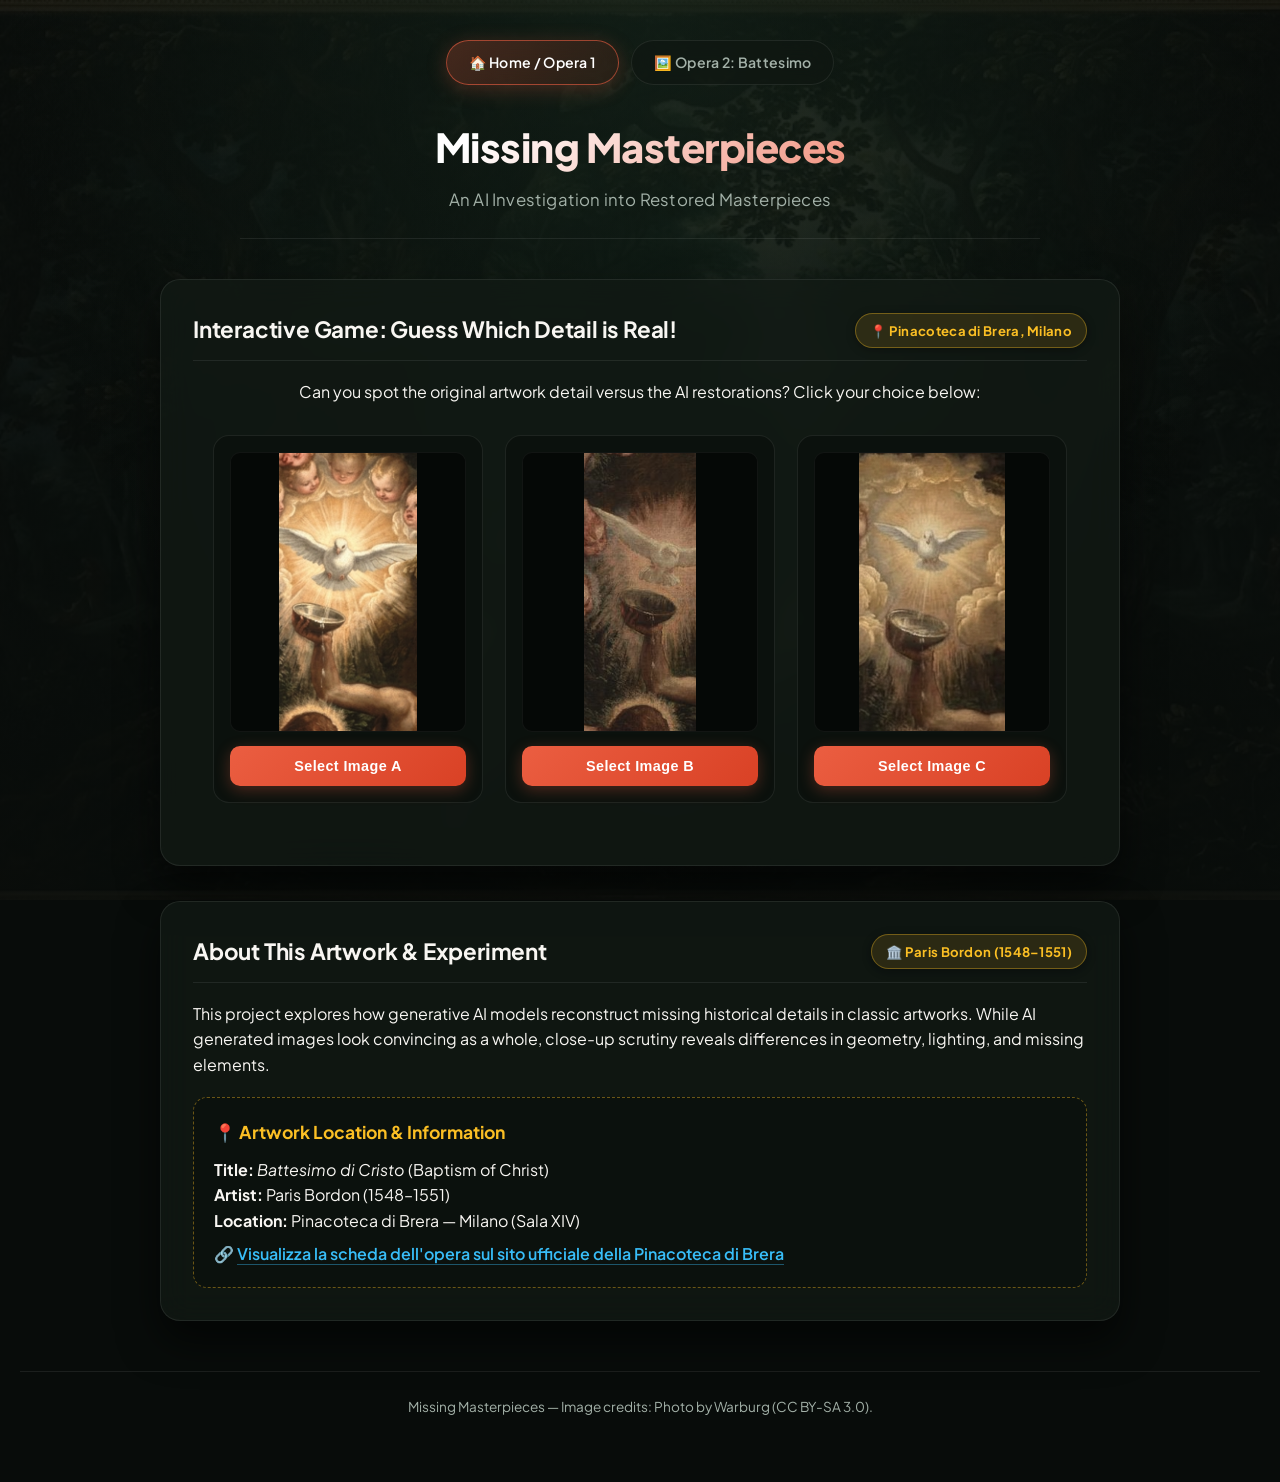
<file: index.html>
<!DOCTYPE html>
<html lang="it">
<head>
  <meta charset="UTF-8">
  <meta name="viewport" content="width=device-width, initial-scale=1.0">
  <title>Missing Masterpieces — Close-up Detail Test</title>
  <link rel="stylesheet" href="style.css">
</head>
<body>

  <header>
    <!-- BARRA DI NAVIGAZIONE CON HOME E OPERA 2 -->
    <nav class="nav-menu">
      <a href="index.html" class="nav-link active">🏠 Home / Opera 1</a>
      <a href="artwork2.html" class="nav-link">🖼️ Opera 2: Battesimo</a>
    </nav>

    <h1>Missing Masterpieces</h1>
    <p class="subtitle">An AI Investigation into Restored Masterpieces</p>
  </header>

  <main>
    <!-- SEZIONE GIOCO INTERATTIVO OPERA 1 -->
    <section class="game-container">
      <div class="section-header-meta">
        <h2>Interactive Game: Guess Which Detail is Real!</h2>
        <span class="location-tag-top">📍 Pinacoteca di Brera, Milano</span>
      </div>
      <p>Can you spot the original artwork detail versus the AI restorations? Click your choice below:</p>

      <div class="game-cards" id="cards-container">
        <!-- Generato da JS in ordine casuale -->
      </div>

      <div id="game-feedback"></div>
    </section>

    <!-- GALLERIA CONFRONTO DETTAGLI -->
    <section id="gallery-section">
      <div class="section-header-meta">
        <h2>Close-Up Comparison Gallery</h2>
        <span class="location-tag-top">🔎 Restauro & AI Inpainting</span>
      </div>
      <p>Compare the authentic detail with AI results side-by-side:</p>

      <div class="gallery-grid">
        <div class="gallery-item">
          <span class="badge badge-original">Original Detail</span>
          <img src="original-detail.png" alt="Original Artwork Detail">
          <h3>Authentic Painting</h3>
          <p>Shows the original angel in the top-left corner, the water bowl, and Christ with a radiant halo.</p>
        </div>

        <div class="gallery-item">
          <span class="badge badge-ai">AI Detail A</span>
          <img src="a-detail.png" alt="AI Restoration A">
          <h3>First AI Attempt</h3>
          <button class="spot-btn" onclick="toggleComment('comment-a')">What changed?</button>
          <div id="comment-a" class="spot-comment">
            <strong>Observation:</strong> Look at the top-left corner: the angel is completely missing and replaced with clouds! The edge of the water bowl is also distorted.
          </div>
        </div>

        <div class="gallery-item">
          <span class="badge badge-ai">AI Detail B</span>
          <img src="b-detail.png" alt="AI Restoration B">
          <h3>Refined AI Result</h3>
          <button class="spot-btn" onclick="toggleComment('comment-b')">What changed?</button>
          <div id="comment-b" class="spot-comment">
            <strong>Observation:</strong> With added guidance, the AI reconstructed the angel in the top-left and restored the water bowl correctly.
          </div>
        </div>
      </div>
    </section>

    <!-- INFORMAZIONI OPERA 1 -->
    <section>
      <div class="section-header-meta">
        <h2>About This Artwork & Experiment</h2>
        <span class="location-tag-top">🏛️ Paris Bordon (1548–1551)</span>
      </div>
      <p>This project explores how generative AI models reconstruct missing historical details in classic artworks. While AI generated images look convincing as a whole, close-up scrutiny reveals differences in geometry, lighting, and missing elements.</p>
      
      <div class="location-box">
        <h3>📍 Artwork Location & Information</h3>
        <p><strong>Title:</strong> <em>Battesimo di Cristo</em> (Baptism of Christ)</p>
        <p><strong>Artist:</strong> Paris Bordon (1548–1551)</p>
        <p><strong>Location:</strong> Pinacoteca di Brera — Milano (Sala XIV)</p>
        <p style="margin-top: 8px;">
          🔗 <a class="artwork-link" href="https://pinacotecabrera.org/collezioni/collezione-on-line/battesimo-di-cristo-2/" target="_blank" rel="noopener">Visualizza la scheda dell'opera sul sito ufficiale della Pinacoteca di Brera</a>
        </p>
      </div>
    </section>
  </main>

  <footer>
    <p>Missing Masterpieces — Image credits: Photo by Warburg (CC BY-SA 3.0).</p>
  </footer>

  <script src="script.js"></script>
</body>
</html>
</file>
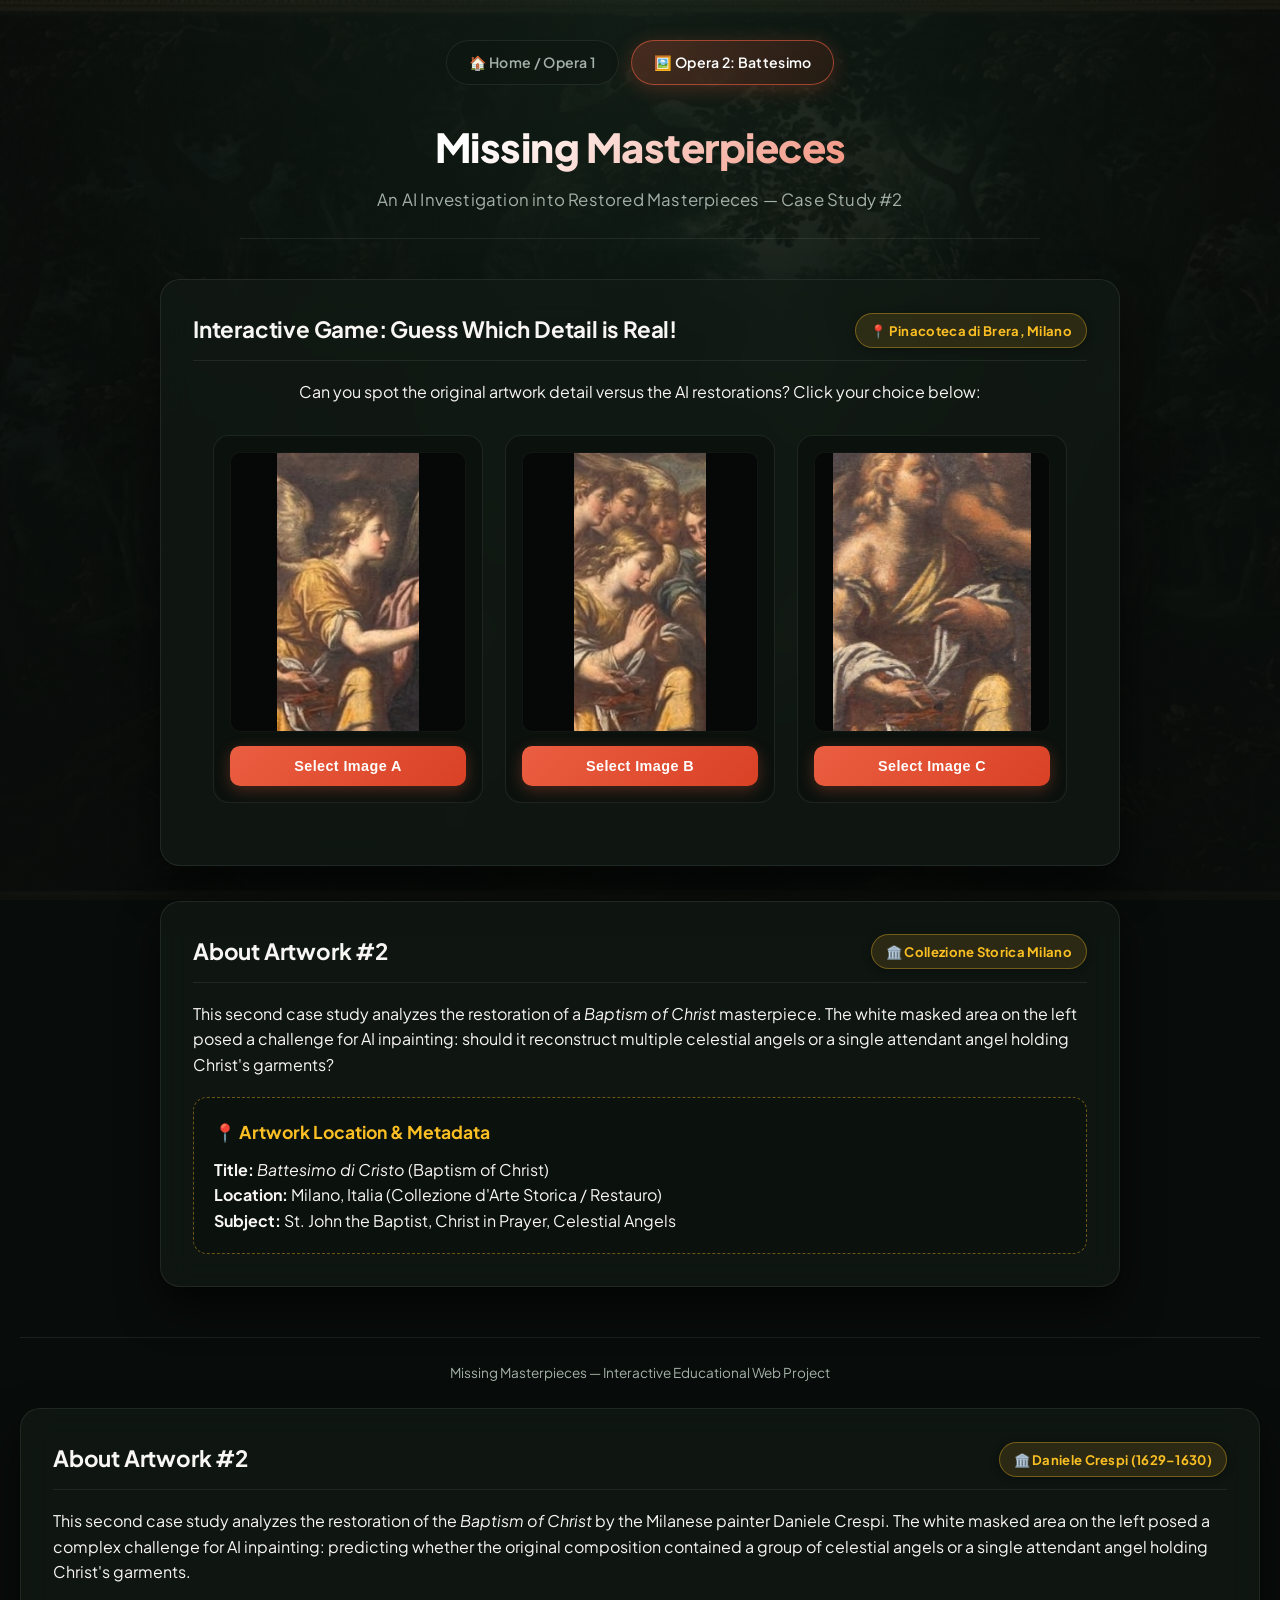
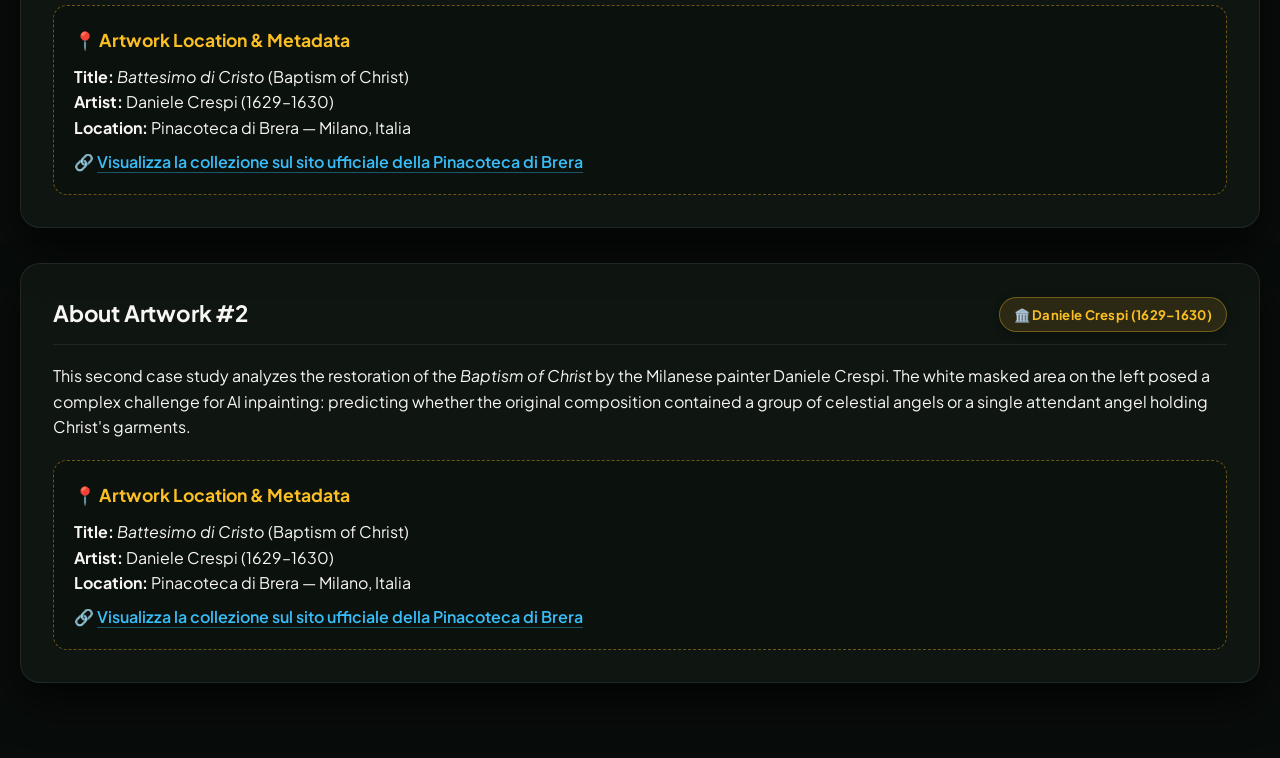
<file: artwork2.html>
<!DOCTYPE html>
<html lang="it">
<head>
  <meta charset="UTF-8">
  <meta name="viewport" content="width=device-width, initial-scale=1.0">
  <title>Missing Masterpieces — Opera 2: Battesimo di Cristo</title>
  <link rel="stylesheet" href="style.css">
</head>
<body>

  <header>
    <!-- BARRA DI NAVIGAZIONE CON HOME -->
    <nav class="nav-menu">
      <a href="index.html" class="nav-link">🏠 Home / Opera 1</a>
      <a href="artwork2.html" class="nav-link active">🖼️ Opera 2: Battesimo</a>
    </nav>

    <h1>Missing Masterpieces</h1>
    <p class="subtitle">An AI Investigation into Restored Masterpieces — Case Study #2</p>
  </header>

  <main>
    <!-- GIOCO INTERATTIVO OPERA 2 -->
    <section class="game-container">
      <div class="section-header-meta">
        <h2>Interactive Game: Guess Which Detail is Real!</h2>
        <span class="location-tag-top">📍 Pinacoteca di Brera, Milano</span>
      </div>
      <p>Can you spot the original artwork detail versus the AI restorations? Click your choice below:</p>

      <div class="game-cards" id="cards-container">
        <!-- Generato via JavaScript -->
      </div>

      <div id="game-feedback"></div>
    </section>

    <!-- GALLERIA CONFRONTO -->
    <section id="gallery-section">
      <div class="section-header-meta">
        <h2>Close-Up Comparison Gallery</h2>
        <span class="location-tag-top">🔎 Restauro & AI Inpainting</span>
      </div>
      <p>Compare the authentic detail with the AI restoration attempts side-by-side:</p>

      <div class="gallery-grid">
        <div class="gallery-item">
          <span class="badge badge-original">Original Detail</span>
          <img src="original-detail-2.png" alt="Original Artwork 2 Detail">
          <h3>Authentic Painting</h3>
          <p>Shows the original figure holding the white drapery with warm, aged brushstrokes.</p>
        </div>

        <div class="gallery-item">
          <span class="badge badge-ai">AI Detail A</span>
          <img src="detail-a-2.png" alt="AI Restoration A">
          <h3>First AI Attempt</h3>
          <button class="spot-btn" onclick="toggleComment('comment-a')">What changed?</button>
          <div id="comment-a" class="spot-comment">
            <strong>Observation:</strong> The AI reconstructed a group of multiple praying angel heads in the background clouds.
          </div>
        </div>

        <div class="gallery-item">
          <span class="badge badge-ai">AI Detail B</span>
          <img src="detail-b-2.png" alt="AI Restoration B">
          <h3>Refined AI Result</h3>
          <button class="spot-btn" onclick="toggleComment('comment-b')">What changed?</button>
          <div id="comment-b" class="spot-comment">
            <strong>Observation:</strong> The AI created a single angel in profile with golden robes and wings facing right.
          </div>
        </div>
      </div>
    </section>

    <!-- INFORMAZIONI OPERA 2 -->
    <section>
      <div class="section-header-meta">
        <h2>About Artwork #2</h2>
        <span class="location-tag-top">🏛️ Collezione Storica Milano</span>
      </div>
      <p>This second case study analyzes the restoration of a <em>Baptism of Christ</em> masterpiece. The white masked area on the left posed a challenge for AI inpainting: should it reconstruct multiple celestial angels or a single attendant angel holding Christ's garments?</p>

      <div class="location-box">
        <h3>📍 Artwork Location & Metadata</h3>
        <p><strong>Title:</strong> <em>Battesimo di Cristo</em> (Baptism of Christ)</p>
        <p><strong>Location:</strong> Milano, Italia (Collezione d'Arte Storica / Restauro)</p>
        <p><strong>Subject:</strong> St. John the Baptist, Christ in Prayer, Celestial Angels</p>
      </div>
    </section>
  </main>

  <footer>
    <p>Missing Masterpieces — Interactive Educational Web Project</p>
  </footer>

  <script>
    const items = [
      {
        id: 'orig',
        type: 'Original',
        src: 'original-detail-2.png',
        isReal: true,
        desc: 'Correct! This is the original painting detail with authentic aged brushstrokes.'
      },
      {
        id: 'a',
        type: 'AI Detail A',
        src: 'detail-a-2.png',
        isReal: false,
        desc: 'Incorrect! This is AI Detail A, which reconstructed a group of praying angels.'
      },
      {
        id: 'b',
        type: 'AI Detail B',
        src: 'detail-b-2.png',
        isReal: false,
        desc: 'Incorrect! This is AI Detail B, an AI restoration featuring a single angel profile.'
      }
    ];

    function setupGame() {
      const container = document.getElementById('cards-container');
      const shuffled = [...items].sort(() => Math.random() - 0.5);
      
      container.innerHTML = '';
      shuffled.forEach((item, index) => {
        const optionLetter = String.fromCharCode(65 + index);
        const card = document.createElement('div');
        card.className = 'card';
        card.innerHTML = `
          <img src="${item.src}" alt="Option ${optionLetter}">
          <button onclick="checkAnswer('${item.id}')">Select Image ${optionLetter}</button>
        `;
        container.appendChild(card);
      });
    }

    function checkAnswer(selectedId) {
      const feedback = document.getElementById('game-feedback');
      const gallerySection = document.getElementById('gallery-section');
      const selected = items.find(i => i.id === selectedId);

      feedback.style.display = 'block';
      
      let message = selected.isReal 
        ? `<strong>🎉 Correct!</strong> ${selected.desc}`
        : `<strong>❌ Not quite!</strong> ${selected.desc}`;

      feedback.className = selected.isReal ? 'success' : 'incorrect';
      feedback.innerHTML = `
        <p>${message}</p>
        <p><em>Scroll down to see the full solution gallery!</em></p>
        <button class="restart-btn" onclick="resetGame()">Play Again / Gioca di nuovo 🔄</button>
      `;

      gallerySection.style.display = 'block';
    }

    function resetGame() {
      const feedback = document.getElementById('game-feedback');
      const gallerySection = document.getElementById('gallery-section');
      
      feedback.style.display = 'none';
      gallerySection.style.display = 'none';
      
      setupGame();
    }

    function toggleComment(commentId) {
      const comment = document.getElementById(commentId);
      if (comment.style.display === 'block') {
        comment.style.display = 'none';
      } else {
        comment.style.display = 'block';
      }
    }

    window.onload = setupGame;
  </script>
</body>
</html>
<!-- INFORMAZIONI OPERA 2 -->
    <section>
      <div class="section-header-meta">
        <h2>About Artwork #2</h2>
        <span class="location-tag-top">🏛️ Daniele Crespi (1629–1630)</span>
      </div>
      <p>This second case study analyzes the restoration of the <em>Baptism of Christ</em> by the Milanese painter Daniele Crespi. The white masked area on the left posed a complex challenge for AI inpainting: predicting whether the original composition contained a group of celestial angels or a single attendant angel holding Christ's garments.</p>

      <div class="location-box">
        <h3>📍 Artwork Location & Metadata</h3>
        <p><strong>Title:</strong> <em>Battesimo di Cristo</em> (Baptism of Christ)</p>
        <p><strong>Artist:</strong> Daniele Crespi (1629–1630)</p>
        <p><strong>Location:</strong> Pinacoteca di Brera — Milano, Italia</p>
        <p style="margin-top: 8px;">
          🔗 <a class="artwork-link" href="https://pinacotecabrera.org/collezioni/collezione-on-line/" target="_blank" rel="noopener">Visualizza la collezione sul sito ufficiale della Pinacoteca di Brera</a>
        </p>
      </div>
    </section>
<!-- INFORMAZIONI OPERA 2 -->
    <section>
      <div class="section-header-meta">
        <h2>About Artwork #2</h2>
        <span class="location-tag-top">🏛️ Daniele Crespi (1629–1630)</span>
      </div>
      <p>This second case study analyzes the restoration of the <em>Baptism of Christ</em> by the Milanese painter Daniele Crespi. The white masked area on the left posed a complex challenge for AI inpainting: predicting whether the original composition contained a group of celestial angels or a single attendant angel holding Christ's garments.</p>

      <div class="location-box">
        <h3>📍 Artwork Location & Metadata</h3>
        <p><strong>Title:</strong> <em>Battesimo di Cristo</em> (Baptism of Christ)</p>
        <p><strong>Artist:</strong> Daniele Crespi (1629–1630)</p>
        <p><strong>Location:</strong> Pinacoteca di Brera — Milano, Italia</p>
        <p style="margin-top: 8px;">
          🔗 <a class="artwork-link" href="https://pinacotecabrera.org/collezioni/collezione-on-line/" target="_blank" rel="noopener">Visualizza la collezione sul sito ufficiale della Pinacoteca di Brera</a>
        </p>
      </div>
    </section>
</file>
<file: style.css>
@import url('https://fonts.googleapis.com/css2?family=Plus+Jakarta+Sans:wght@300;400;600;700;800&display=swap');

:root {
  --bg-dark: #080c0a;
  --card-bg: rgba(18, 26, 21, 0.75);
  --card-border: rgba(255, 255, 255, 0.08);
  --card-border-hover: rgba(235, 94, 65, 0.5);
  --text-primary: #f8f6f2;
  --text-secondary: #a3b1a8;
  --accent-primary: #eb5e41;
  --accent-gradient: linear-gradient(135deg, #eb5e41 0%, #d94125 100%);
  --accent-gold: #fbbf24;
  --accent-blue: #38bdf8;
  --glass-glow: rgba(235, 94, 65, 0.15);
}

* {
  box-sizing: border-box;
  margin: 0;
  padding: 0;
}

body {
  font-family: 'Plus Jakarta Sans', -apple-system, BlinkMacSystemFont, "Segoe UI", Roboto, sans-serif;
  background-color: var(--bg-dark);
  background-image: 
    radial-gradient(ellipse at 50% 0%, rgba(30, 58, 42, 0.35) 0%, transparent 70%),
    linear-gradient(rgba(8, 12, 10, 0.88), rgba(8, 12, 10, 0.95)),
    url('forest-bg.jpg');
  background-size: cover;
  background-position: center;
  background-repeat: no-repeat;
  background-attachment: fixed;
  color: var(--text-primary);
  line-height: 1.6;
  padding: 40px 20px;
  min-height: 100vh;
  -webkit-font-smoothing: antialiased;
}

/* BARRA DI NAVIGAZIONE A PILLOLA */
.nav-menu {
  display: flex;
  justify-content: center;
  gap: 12px;
  margin-bottom: 30px;
  flex-wrap: wrap;
}

.nav-link {
  color: var(--text-secondary);
  text-decoration: none;
  padding: 10px 22px;
  border: 1px solid var(--card-border);
  border-radius: 99px;
  background: rgba(15, 23, 18, 0.6);
  backdrop-filter: blur(12px);
  -webkit-backdrop-filter: blur(12px);
  font-size: 0.88rem;
  font-weight: 600;
  letter-spacing: 0.3px;
  transition: all 0.3s cubic-bezier(0.4, 0, 0.2, 1);
}

.nav-link:hover {
  color: var(--text-primary);
  border-color: rgba(255, 255, 255, 0.2);
  transform: translateY(-2px);
}

.nav-link.active {
  color: #fff;
  border-color: rgba(235, 94, 65, 0.6);
  background: linear-gradient(135deg, rgba(235, 94, 65, 0.25) 0%, rgba(217, 65, 37, 0.1) 100%);
  box-shadow: 0 4px 20px rgba(235, 94, 65, 0.25);
}

header {
  text-align: center;
  max-width: 800px;
  margin: 0 auto 40px auto;
  border-bottom: 1px solid var(--card-border);
  padding-bottom: 25px;
}

h1 {
  font-size: 2.5rem;
  font-weight: 800;
  background: linear-gradient(135deg, #ffffff 30%, #eb5e41 100%);
  -webkit-background-clip: text;
  -webkit-text-fill-color: transparent;
  letter-spacing: -0.5px;
  margin-bottom: 8px;
}

p.subtitle {
  font-size: 1.05rem;
  font-weight: 400;
  color: var(--text-secondary);
  letter-spacing: 0.2px;
}

main {
  max-width: 960px;
  margin: 0 auto;
}

section {
  background: var(--card-bg);
  backdrop-filter: blur(16px);
  -webkit-backdrop-filter: blur(16px);
  border: 1px solid var(--card-border);
  border-radius: 20px;
  padding: 32px;
  margin-bottom: 35px;
  box-shadow: 0 20px 40px rgba(0, 0, 0, 0.6);
  transition: border-color 0.3s ease;
}

h2 {
  font-size: 1.4rem;
  font-weight: 700;
  color: var(--text-primary);
  margin-bottom: 18px;
  border-bottom: 1px solid var(--card-border);
  padding-bottom: 12px;
  letter-spacing: -0.2px;
}

.game-container {
  text-align: center;
}

.game-cards {
  display: flex;
  flex-wrap: wrap;
  gap: 22px;
  justify-content: center;
  margin: 30px 0;
}

.card {
  background: rgba(12, 18, 14, 0.85);
  border: 1px solid var(--card-border);
  border-radius: 16px;
  padding: 16px;
  width: 100%;
  max-width: 270px;
  cursor: pointer;
  transition: all 0.3s cubic-bezier(0.4, 0, 0.2, 1);
  display: flex;
  flex-direction: column;
  justify-content: space-between;
}

.card:hover {
  transform: translateY(-6px) scale(1.02);
  border-color: var(--card-border-hover);
  box-shadow: 0 12px 30px rgba(0, 0, 0, 0.7), 0 0 20px var(--glass-glow);
}

.card img {
  width: 100%;
  height: 280px;
  object-fit: contain;
  border-radius: 10px;
  display: block;
  margin-bottom: 14px;
  background-color: #050806;
  border: 1px solid rgba(255, 255, 255, 0.05);
}

.card button {
  background: var(--accent-gradient);
  color: #fff;
  border: none;
  padding: 12px 18px;
  font-size: 0.9rem;
  font-weight: 700;
  border-radius: 10px;
  cursor: pointer;
  width: 100%;
  letter-spacing: 0.4px;
  transition: all 0.25s ease;
  box-shadow: 0 4px 15px rgba(235, 94, 65, 0.3);
}

.card button:hover {
  transform: translateY(-1px);
  box-shadow: 0 6px 20px rgba(235, 94, 65, 0.5);
  filter: brightness(1.1);
}

#game-feedback {
  margin-top: 24px;
  padding: 20px;
  border-radius: 14px;
  font-size: 1.05rem;
  font-weight: 500;
  display: none;
  animation: fadeIn 0.4s cubic-bezier(0.4, 0, 0.2, 1);
}

@keyframes fadeIn {
  from { opacity: 0; transform: translateY(10px); }
  to { opacity: 1; transform: translateY(0); }
}

#game-feedback.success {
  background-color: rgba(16, 44, 26, 0.85);
  color: #86efac;
  border: 1px solid rgba(34, 197, 94, 0.4);
  box-shadow: 0 8px 25px rgba(34, 197, 94, 0.15);
}

#game-feedback.incorrect {
  background-color: rgba(45, 16, 16, 0.85);
  color: #fca5a5;
  border: 1px solid rgba(239, 68, 68, 0.4);
  box-shadow: 0 8px 25px rgba(239, 68, 68, 0.15);
}

.restart-btn {
  background: var(--accent-gradient);
  color: white;
  border: none;
  padding: 12px 26px;
  font-size: 0.95rem;
  font-weight: 700;
  border-radius: 10px;
  cursor: pointer;
  margin-top: 16px;
  transition: all 0.25s ease;
  box-shadow: 0 4px 15px rgba(235, 94, 65, 0.3);
}

.restart-btn:hover {
  transform: translateY(-2px);
  box-shadow: 0 6px 20px rgba(235, 94, 65, 0.5);
}

#gallery-section {
  display: none;
  animation: fadeIn 0.5s cubic-bezier(0.4, 0, 0.2, 1);
}

.gallery-grid {
  display: grid;
  grid-template-columns: repeat(auto-fit, minmax(260px, 1fr));
  gap: 22px;
  margin-top: 24px;
}

.gallery-item {
  background: rgba(12, 18, 14, 0.8);
  border: 1px solid var(--card-border);
  border-radius: 16px;
  padding: 20px;
  text-align: center;
  transition: all 0.3s ease;
}

.gallery-item:hover {
  border-color: rgba(255, 255, 255, 0.18);
  transform: translateY(-4px);
}

.gallery-item img {
  width: 100%;
  height: 280px;
  object-fit: contain;
  border-radius: 10px;
  margin-bottom: 14px;
  background-color: #050806;
  border: 1px solid rgba(255, 255, 255, 0.05);
}

.badge {
  display: inline-block;
  padding: 5px 14px;
  border-radius: 99px;
  font-size: 0.75rem;
  font-weight: 800;
  text-transform: uppercase;
  margin-bottom: 12px;
  letter-spacing: 0.8px;
}

.badge-original {
  background: linear-gradient(135deg, #15803d 0%, #166534 100%);
  color: #fff;
  box-shadow: 0 2px 10px rgba(22, 101, 52, 0.4);
}

.badge-ai {
  background: linear-gradient(135deg, #d97706 0%, #b45309 100%);
  color: #fff;
  box-shadow: 0 2px 10px rgba(180, 83, 9, 0.4);
}

.spot-btn {
  background: rgba(56, 189, 248, 0.15);
  color: var(--accent-blue);
  border: 1px solid rgba(56, 189, 248, 0.4);
  padding: 9px 16px;
  border-radius: 8px;
  cursor: pointer;
  font-size: 0.85rem;
  font-weight: 600;
  margin-top: 10px;
  transition: all 0.2s ease;
}

.spot-btn:hover {
  background: rgba(56, 189, 248, 0.3);
  transform: translateY(-1px);
}

.spot-comment {
  display: none;
  margin-top: 12px;
  font-size: 0.88rem;
  background: rgba(18, 30, 24, 0.95);
  color: #d1d5db;
  padding: 14px;
  border-radius: 10px;
  border-left: 3px solid var(--accent-blue);
  text-align: left;
  line-height: 1.5;
}

.location-box {
  background: rgba(12, 18, 14, 0.85);
  border: 1px dashed rgba(251, 191, 36, 0.4);
  border-radius: 14px;
  padding: 20px;
  margin-top: 20px;
}

.location-box h3 {
  color: var(--accent-gold);
  font-weight: 700;
  margin-bottom: 10px;
  font-size: 1.1rem;
}

a.artwork-link {
  color: #38bdf8;
  font-weight: 600;
  text-decoration: none;
  border-bottom: 1px rgba(56, 189, 248, 0.4) solid;
  transition: all 0.2s ease;
}

a.artwork-link:hover {
  color: #7dd3fc;
  border-bottom-color: #7dd3fc;
}

footer {
  text-align: center;
  margin-top: 50px;
  padding: 24px;
  font-size: 0.85rem;
  color: var(--text-secondary);
  border-top: 1px solid var(--card-border);
}

@media (max-width: 600px) {
  body { padding: 20px 12px; }
  section { padding: 20px 16px; }
  h1 { font-size: 1.8rem; }
  .nav-link { padding: 8px 16px; font-size: 0.8rem; }
}
/* TAG POSIZIONE OPERA IN ALTO A DESTRA */
.section-header-meta {
  display: flex;
  justify-content: space-between;
  align-items: center;
  flex-wrap: wrap;
  gap: 12px;
  border-bottom: 1px solid var(--card-border);
  padding-bottom: 12px;
  margin-bottom: 18px;
}

.section-header-meta h2 {
  border-bottom: none;
  margin-bottom: 0;
  padding-bottom: 0;
}

.location-tag-top {
  display: inline-flex;
  align-items: center;
  gap: 6px;
  background: rgba(251, 191, 36, 0.12);
  color: var(--accent-gold);
  border: 1px solid rgba(251, 191, 36, 0.35);
  padding: 6px 14px;
  border-radius: 99px;
  font-size: 0.82rem;
  font-weight: 700;
  letter-spacing: 0.3px;
  box-shadow: 0 2px 10px rgba(0,0,0,0.3);
}
</file>
